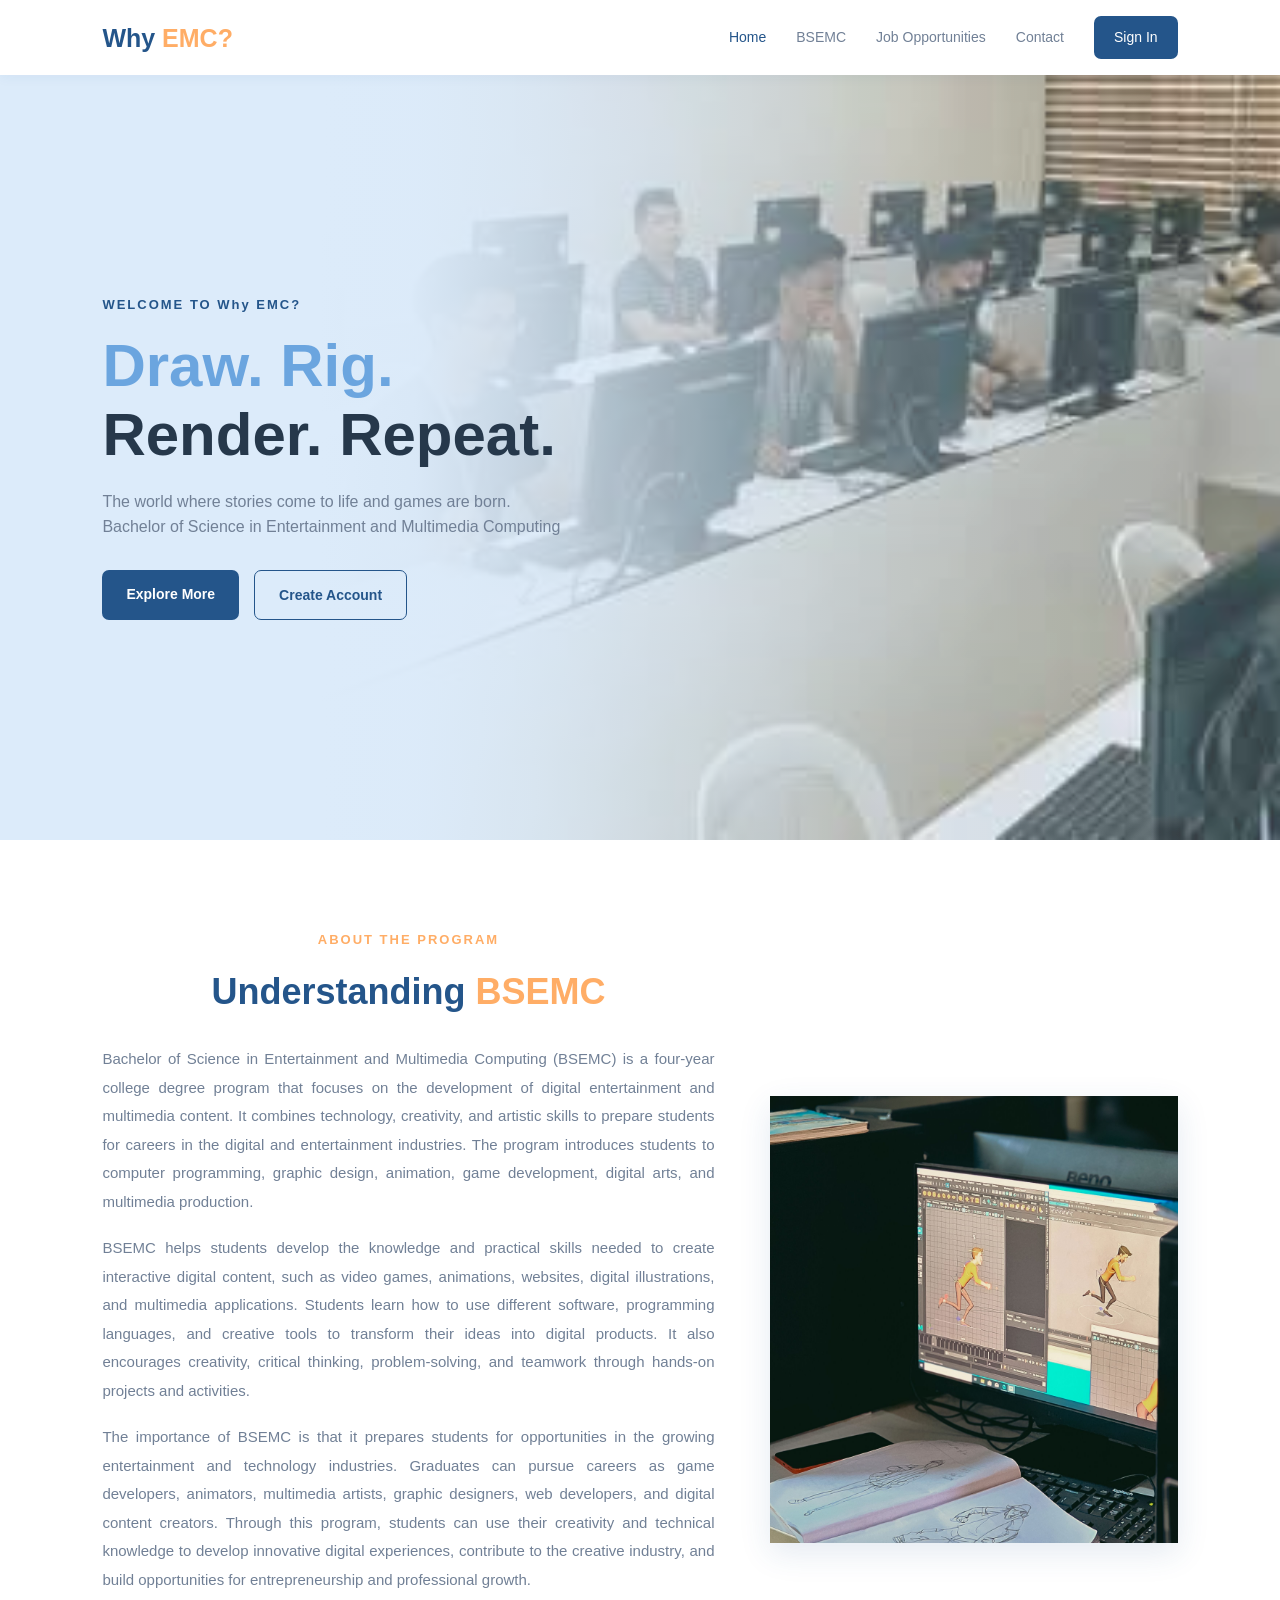
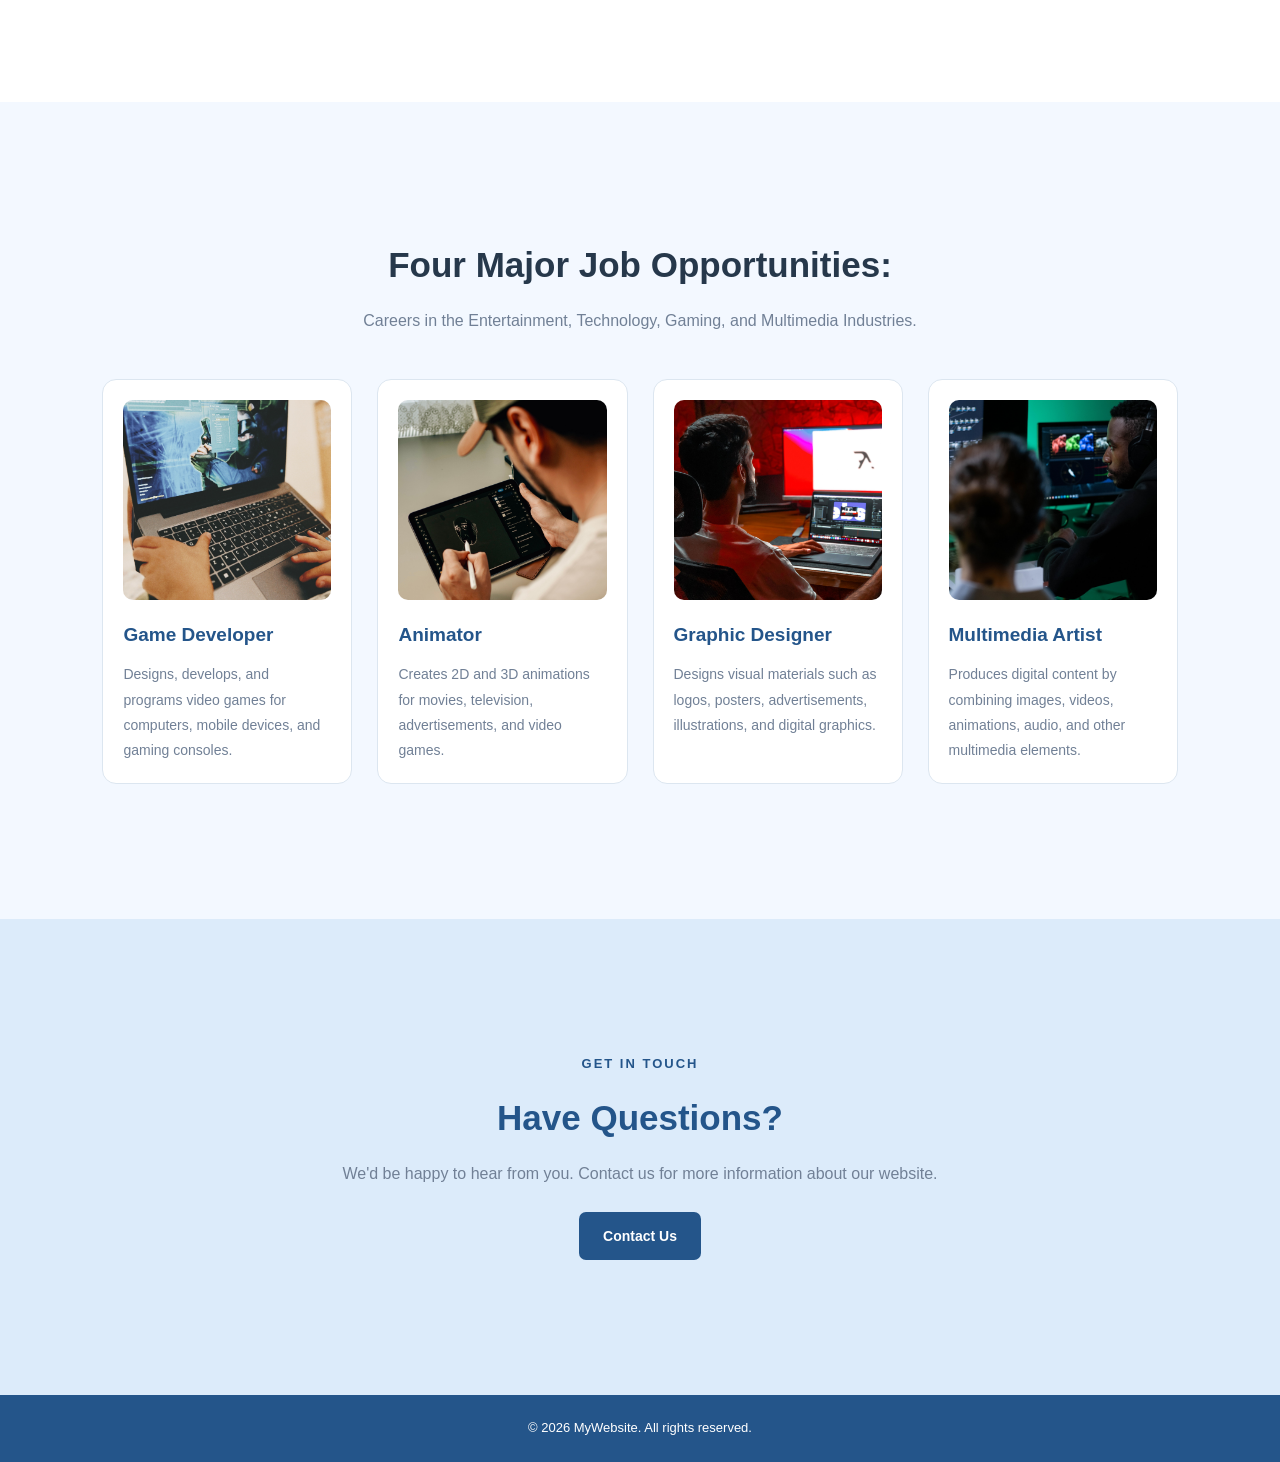
<file: index.html>
<!DOCTYPE html>
<html lang="en">

<head>
    <!-- =====================================
         1. PAGE SETTINGS
    ====================================== -->
    <meta charset="UTF-8">
    <meta name="viewport" content="width=device-width, initial-scale=1.0">

    <!-- EDIT: Website Browser Title -->
    <title>MyWebsite | Welcome</title>

    <!-- CSS FILE -->
    <link rel="stylesheet" href="index.css">
</head>

<body>

    <!-- =====================================
         2. HEADER / WEBSITE NAVIGATION
    ====================================== -->
    <header class="header">

        <!-- EDIT: Website Logo / Name -->
        <a href="#home" class="logo">
            Why    <span>EMC?</span>
        </a>

        <!-- Mobile Menu Button -->
        <button class="menu-toggle" id="menuToggle" aria-label="Toggle navigation">
            ☰
        </button>

        <!-- Navigation Links -->
        <nav class="navbar" id="navbar">

            <a href="#home" class="nav-link active">Home</a>
            <a href="#BSEMC" class="nav-link">BSEMC</a>
            <a href="#services" class="nav-link">Job Opportunities</a>
            <a href="#contact" class="nav-link">Contact</a>

            <!-- Account Navigation -->
            <a href="login_page.html" id="loginLink" class="login-link">
                Sign In
            </a>

            <a href="profile.html" id="profileLink" class="login-link" hidden>
                My Profile
            </a>

        </nav>
    </header>

    <!-- =====================================
         3. MAIN WEBSITE CONTENT
    ====================================== -->
    <main>

    <!-- =====================================
        3.1 HERO SECTION / HOMEPAGE BANNER
    ====================================== -->
    <section class="hero" id="home">

        <!-- LEFT SIDE: HERO TEXT -->
        <div class="hero-content">

            <p class="eyebrow">WELCOME TO Why EMC?</p>

            <h1>
                <span>Draw.</span>
                <span>Rig.</span>
                <br>
                Render.
                Repeat.
            </h1>

            <p class="hero-description">
                The world where stories come to life and games are born.
                <br>
                Bachelor of Science in Entertainment and Multimedia Computing
            </p>

            <div class="hero-buttons">

                <a href="#BSEMC" class="primary-btn">
                    Explore More
                </a>

                <a href="register_page.html"
                class="secondary-btn"
                id="registerLink">
                    Create Account
                </a>

            </div>

        </div>

        <!-- RIGHT SIDE: FULL-HEIGHT IMAGE SLIDESHOW -->
        <div class="hero-visual">

            <div class="hero-slideshow">

                <!-- SLIDE 1 -->
                <div class="slide active">
                    <img src="bsemc-slide1.jpg"
                        alt="Students creating digital artwork">
                </div>

                <!-- SLIDE 2 -->
                <div class="slide">
                    <img src="bsemc-slide2.jpg"
                        alt="BSEMC students">
                </div>

                <!-- SLIDE 3 -->
                <div class="slide">
                    <img src="bsemc-slide3.jpg"
                        alt="Students working in a computer laboratory">
                </div>

                <!-- SLIDE 4 -->
                <div class="slide">
                    <img src="bsemc-slide4.jpg"
                        alt="Students working on digital media">
                </div>


            </div>

        </div>

    </section>

 
    <!-- =====================================
        ABOUT / UNDERSTANDING BSEMC SECTION
    ====================================== -->
    <section class="BSEMC-section" id="BSEMC">

        <div class="BSEMC-container">

            <!-- LEFT: Article Content -->
            <div class="BSEMC-content">

                <p class="BSEMC-label">ABOUT THE PROGRAM</p>

                <!-- EDIT: Section Title -->
                <h2>Understanding <span>BSEMC</span></h2>

                <!-- MOBILE IMAGE: Appears below the heading -->
                <div class="BSEMC-mobile-image">
                    <img src="bsemc-about.jpg"
                        alt="Entertainment and multimedia computing">
                </div>

                <!-- EDIT: Article Paragraph 1 -->
                <p>
                    Bachelor of Science in Entertainment and Multimedia Computing (BSEMC)
                    is a four-year college degree program that focuses on the development
                    of digital entertainment and multimedia content. It combines technology,
                    creativity, and artistic skills to prepare students for careers in the
                    digital and entertainment industries. The program introduces students
                    to computer programming, graphic design, animation, game development,
                    digital arts, and multimedia production.
                </p>

                <!-- EDIT: Article Paragraph 2 -->
                <p>
                    BSEMC helps students develop the knowledge and practical skills needed
                    to create interactive digital content, such as video games, animations,
                    websites, digital illustrations, and multimedia applications. Students
                    learn how to use different software, programming languages, and creative
                    tools to transform their ideas into digital products. It also encourages
                    creativity, critical thinking, problem-solving, and teamwork through
                    hands-on projects and activities.
                </p>

                <!-- EDIT: Article Paragraph 3 -->
                <p>
                    The importance of BSEMC is that it prepares students for opportunities
                    in the growing entertainment and technology industries. Graduates can
                    pursue careers as game developers, animators, multimedia artists, graphic
                    designers, web developers, and digital content creators. Through this
                    program, students can use their creativity and technical knowledge to develop
                    innovative digital experiences, contribute to the creative industry, and
                    build opportunities for entrepreneurship and professional growth.
                </p>

            </div>

            <!-- DESKTOP IMAGE: Appears on the right -->
            <div class="BSEMC-image">
                <img src="bsemc-about.jpg"
                    alt="Entertainment and multimedia computing">
            </div>

        </div>

    </section>


        <!-- =====================================
            JOB OPPORTUNITIES
        ====================================== -->
        <section class="services section" id="services">

            <!-- opportunity HEADING -->
            <div class="section-heading">

                <!-- <p class="eyebrow">Job Opportunities</p> -->

                <!-- EDIT: opportunity Heading -->
                <h2>
                    <span>Four Major</span> Job Opportunities:
                </h2>

                <!-- EDIT: opportunity Introduction -->
                <p>
                    Careers in the Entertainment, Technology, 
                    Gaming, and Multimedia Industries.
                </p>

            </div>

            <!-- opportunity / FEATURE CARDS -->
            <div class="services-container">

                <!-- FEATURE 1 -->
                <div class="service-card">
                    <img src="game-developer.jpg"
                        alt="Game Developer"
                        class="job-image">

                    <h3>Game Developer</h3>
                    <p>
                        Designs, develops, and programs video games for
                        computers, mobile devices, and gaming consoles.
                    </p>
                </div>

                <!-- FEATURE 2 -->
                <div class="service-card">
                    <img src="animator.jpg"
                        alt="Animator"
                        class="job-image">

                    <h3>Animator</h3>
                    <p>
                        Creates 2D and 3D animations for movies,
                        television, advertisements, and video games.
                    </p>
                </div>

                <!-- FEATURE 3 -->
                <div class="service-card">
                    <img src="graphic-designer.jpg"
                        alt="Graphic Designer"
                        class="job-image">
                    <h3>Graphic Designer</h3>
                    <p>
                        Designs visual materials such as logos, posters, 
                        advertisements, illustrations, and digital graphics.
                    </p>
                </div>

                <!-- FEATURE 4 -->
                <div class="service-card">
                    <img src="multimedia-artist.jpg"
                        alt="Multimedia Artist"
                        class="job-image">
                    <h3>Multimedia Artist</h3>
                    <p>
                        Produces digital content by combining images, videos, 
                        animations, audio, and other multimedia elements.
                    </p>
                </div>

            </div>

        </section>
        <!-- =====================================
             3.4 CONTACT SECTION
        ====================================== -->
        <section class="contact section" id="contact">

            <div class="contact-content">

                <p class="eyebrow">GET IN TOUCH</p>

                <!-- EDIT: Contact Heading -->
                <h2>Have Questions?</h2>

                <!-- EDIT: Contact Description -->
                <p>
                    We'd be happy to hear from you. Contact us for more
                    information about our website.
                </p>

                <!-- EDIT: Contact Email Address -->
                <a href="mailto:hello@example.com" class="primary-btn">
                    Contact Us
                </a>

            </div>

        </section>

    </main>


    <!-- =====================================
         4. FOOTER SECTION
    ====================================== -->
    <footer class="footer">

        <!-- EDIT: Website Name / Copyright -->
        <p>
            © <span id="currentYear"></span>
            MyWebsite. All rights reserved.
        </p>

    </footer>


    <!-- =====================================
         5. JAVASCRIPT FILE
    ====================================== -->
    <script src="index.js"></script>

</body>
</html>
</file>
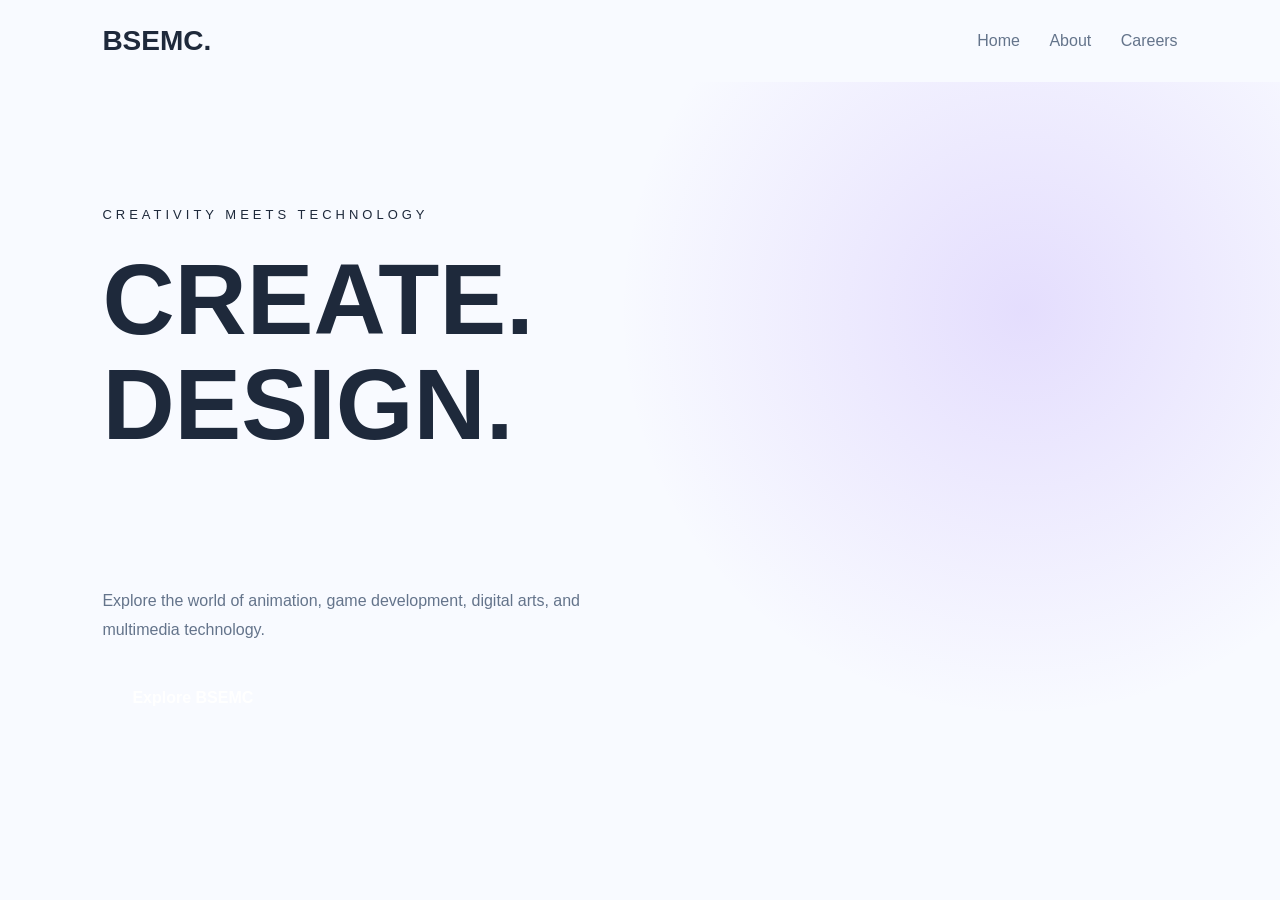
<file: draft/index.html>
<!DOCTYPE html>
<html lang="en">
<head>
    <meta charset="UTF-8">
    <meta name="viewport" content="width=device-width, initial-scale=1.0">
    <title>BSEMC | Create Your Future</title>
    <link rel="stylesheet" href="styles.css">
</head>
<body>

    <nav class="navbar">
        <h2>BSEMC<span>.</span></h2>
        <div class="nav-links">
            <a href="#">Home</a>
            <a href="#about">About</a>
            <a href="#careers">Careers</a>
        </div>
    </nav>

    <section class="hero">
        <p class="tagline">CREATIVITY MEETS TECHNOLOGY</p>

        <h1>
            CREATE.<br>
            DESIGN.<br>
            <span>INNOVATE.</span>
        </h1>

        <p class="description">
            Explore the world of animation, game development,
            digital arts, and multimedia technology.
        </p>

        <a href="#about" class="btn">Explore BSEMC</a>
    </section>

</body>
</html>
</file>
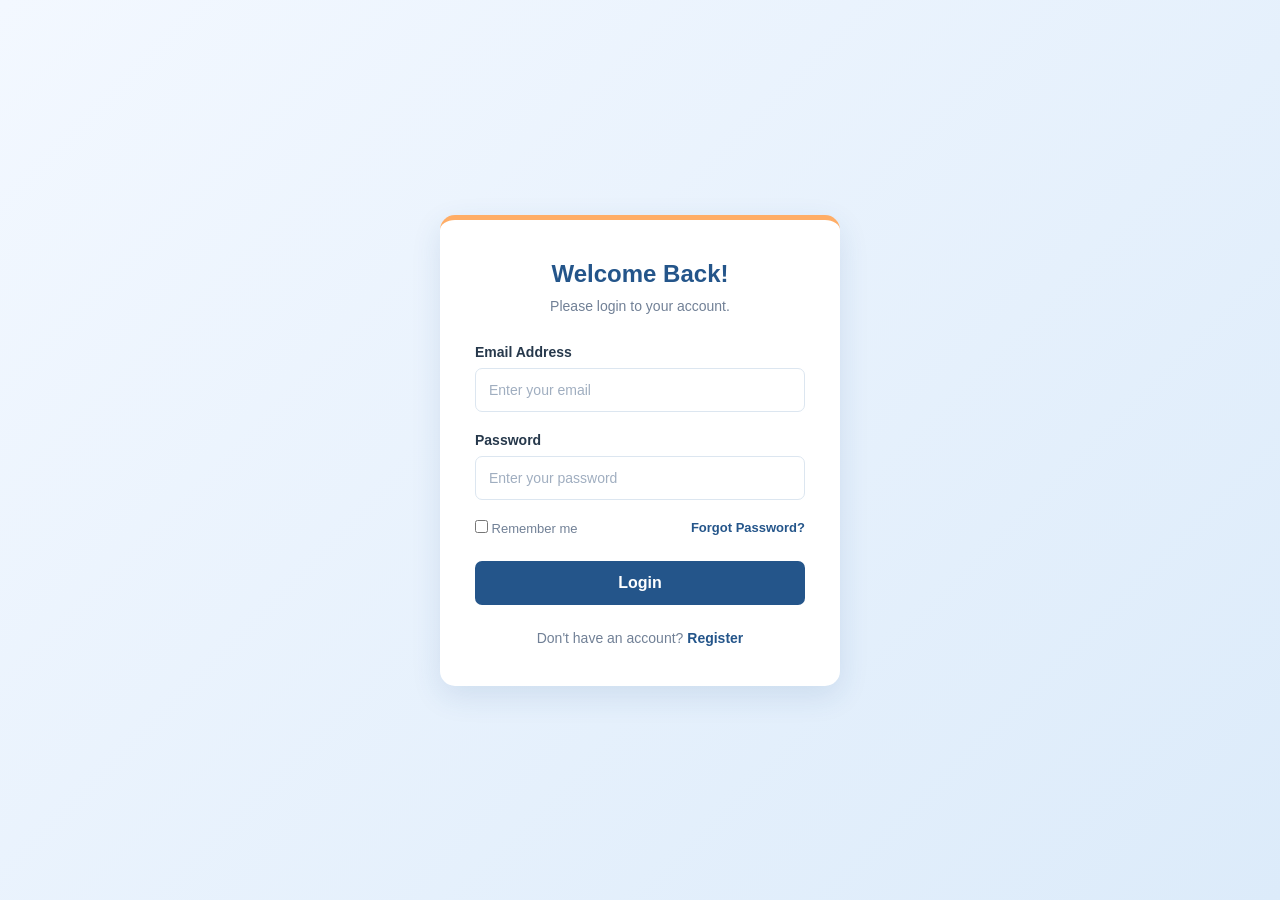
<file: login_page.html>
<!DOCTYPE html>
<html lang="en">

<head>
    <meta charset="UTF-8">
    <meta name="viewport" content="width=device-width, initial-scale=1.0">

    <title>Login | My Website</title>

    <!-- External CSS -->
    <link rel="stylesheet" href="login_page.css">
</head>

<body>

    <main class="login-container">

        <section class="login-box">

            <!-- Header -->
            <header class="login-header">
                <h1>Welcome Back!</h1>
                <p>Please login to your account.</p>
            </header>

            <!-- Login Form -->
            <form id="loginForm">

                <!-- Email -->
                <div class="form-group">
                    <label for="email">Email Address</label>
                    <input
                        type="email"
                        id="email"
                        placeholder="Enter your email"
                        required
                    >
                </div>

                <!-- Password -->
                <div class="form-group">
                    <label for="password">Password</label>
                    <input
                        type="password"
                        id="password"
                        placeholder="Enter your password"
                        required
                    >
                </div>

                <!-- Login Options -->
                <div class="form-options">
                    <label>
                        <input type="checkbox" id="remember">
                        Remember me
                    </label>

                    <a href="#">Forgot Password?</a>
                </div>

                <!-- Submit Button -->
                <button type="submit" class="login-button">
                    Login
                </button>

                <!-- Feedback Message -->
                <p id="message" class="message"></p>

            </form>

            <!-- Register Link -->
            <footer class="login-footer">
                <p>
                    Don't have an account?
                    <a href="register_page.html">Register</a>
                </p>
            </footer>

        </section>

    </main>

    <!-- External JavaScript -->
    <script src="login_page.js"></script>

</body>
</html>
</file>
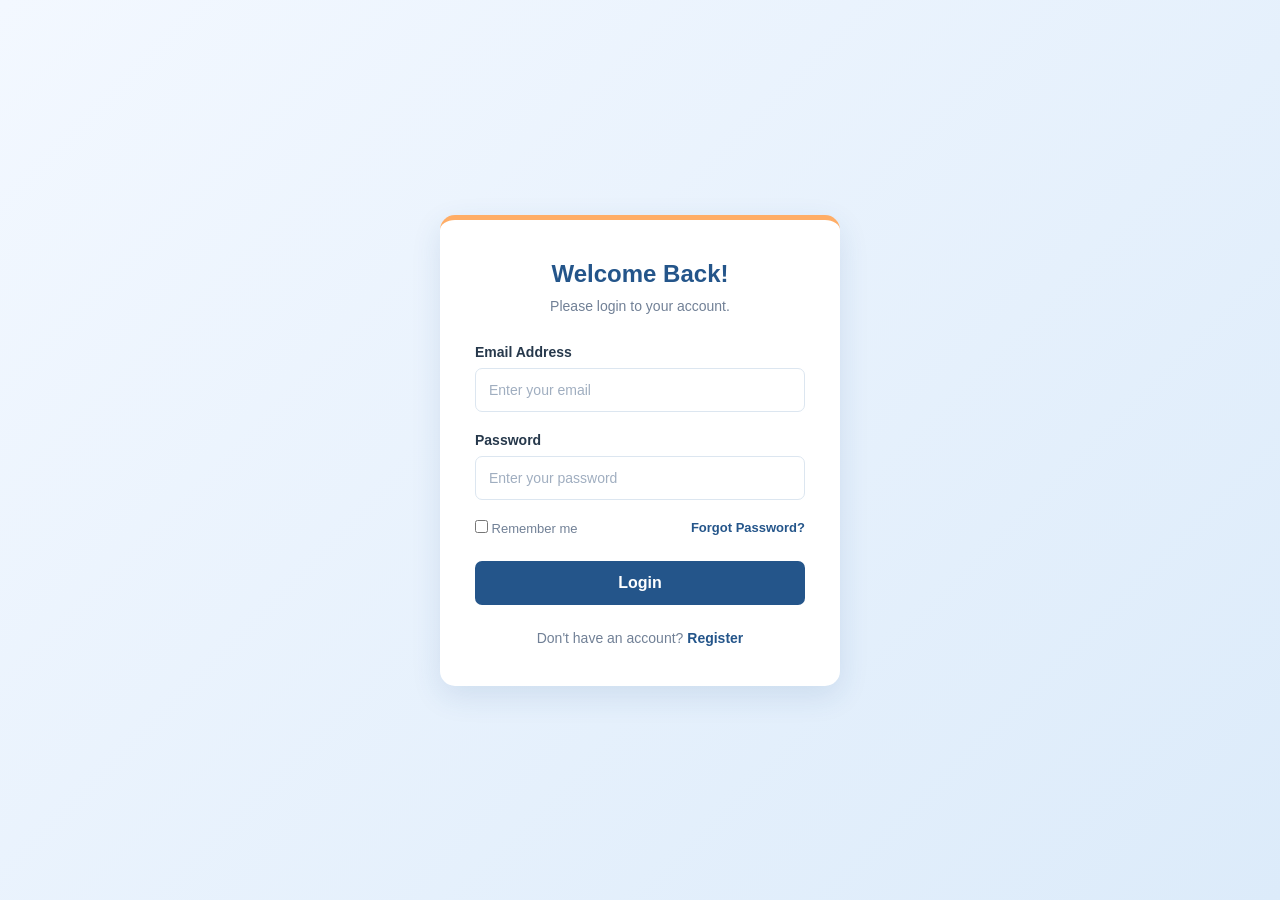
<file: profile.html>
<!DOCTYPE html>
<html lang="en">

<head>
    <meta charset="UTF-8">
    <meta name="viewport" content="width=device-width, initial-scale=1.0">

    <title>My Profile | MyWebsite</title>

    <link rel="stylesheet" href="profile.css">
</head>

<body>

    <!-- PROFILE NAVIGATION -->
    <header class="profile-navbar">

        <a href="index.html" class="logo">
            MyWebsite
        </a>

        <a href="index.html" class="back-link">
            Back to Home
        </a>

    </header>


    <!-- PROFILE CONTENT -->
    <main class="profile-container">

        <section class="profile-card">

            <div class="profile-heading">
                <div class="profile-avatar" id="profileAvatar">
                    U
                </div>

                <h1 id="profileName">User Name</h1>

                <p id="profileEmail">user@email.com</p>

                <span class="account-status">
                    Active Account
                </span>
            </div>


            <!-- PERSONAL INFORMATION -->
            <div class="profile-information">

                <h2>Personal Information</h2>

                <div class="info-group">
                    <label>Full Name</label>
                    <p id="detailName">-</p>
                </div>

                <div class="info-group">
                    <label>Email Address</label>
                    <p id="detailEmail">-</p>
                </div>

                <div class="info-group">
                    <label>Username</label>
                    <p id="detailUsername">-</p>
                </div>

                <div class="info-group">
                    <label>Account Type</label>
                    <p id="accountType">Registered User</p>
                </div>

            </div>


            <!-- PROFILE ACTIONS -->
            <div class="profile-actions">

                <a href="index.html" class="home-button">
                    Return to Homepage
                </a>

                <button id="logoutBtn" class="logout-button">
                    Logout
                </button>

            </div>

        </section>

    </main>

    <script src="profile.js"></script>

</body>
</html>
</file>
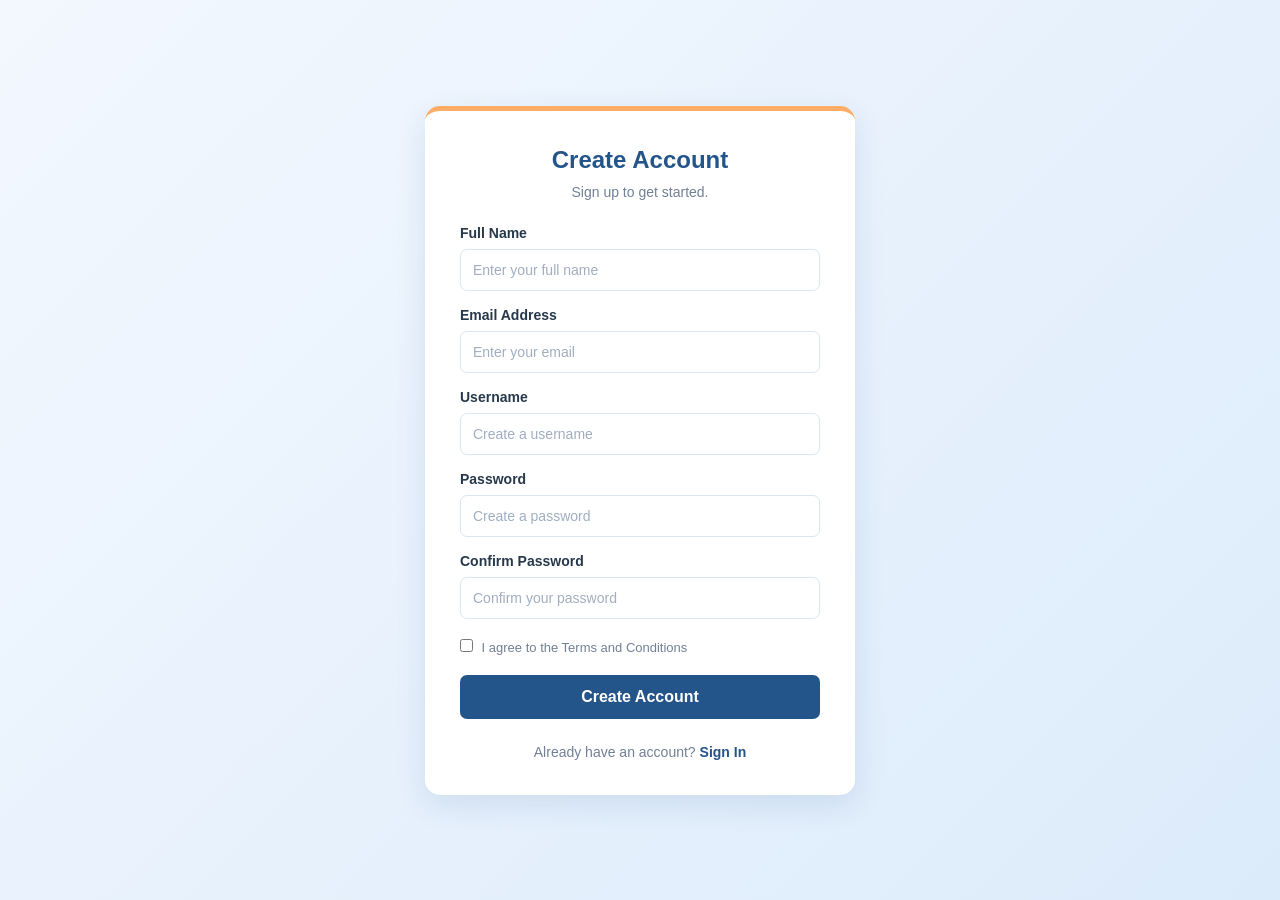
<file: register_page.html>
<!DOCTYPE html>
<html lang="en">

<head>
    <meta charset="UTF-8">
    <meta name="viewport" content="width=device-width, initial-scale=1.0">

    <title>Sign Up | My Website</title>

    <link rel="stylesheet" href="register_page.css">
</head>

<body>

    <main class="register-container">

        <section class="register-box">

            <!-- Header -->
            <header class="register-header">
                <h1>Create Account</h1>
                <p>Sign up to get started.</p>
            </header>

            <!-- Registration Form -->
            <form id="registerForm">

                <div class="form-group">
                    <label for="fullname">Full Name</label>
                    <input
                        type="text"
                        id="fullname"
                        placeholder="Enter your full name"
                        required
                    >
                </div>

                <div class="form-group">
                    <label for="email">Email Address</label>
                    <input
                        type="email"
                        id="email"
                        placeholder="Enter your email"
                        required
                    >
                </div>

                <div class="form-group">
                    <label for="username">Username</label>
                    <input
                        type="text"
                        id="username"
                        placeholder="Create a username"
                        required
                    >
                </div>

                <div class="form-group">
                    <label for="password">Password</label>
                    <input
                        type="password"
                        id="password"
                        placeholder="Create a password"
                        minlength="8"
                        required
                    >
                </div>

                <div class="form-group">
                    <label for="confirmPassword">Confirm Password</label>
                    <input
                        type="password"
                        id="confirmPassword"
                        placeholder="Confirm your password"
                        required
                    >
                </div>

                <!-- Terms and Conditions -->
                <div class="form-options">
                    <label>
                        <input type="checkbox" id="terms" required>
                        I agree to the Terms and Conditions
                    </label>
                </div>

                <!-- Submit Button -->
                <button type="submit" class="register-button">
                    Create Account
                </button>

                <!-- Feedback -->
                <p id="message"></p>

            </form>

            <!-- Login Link -->
            <footer class="register-footer">
                <p>
                    Already have an account?
                    <a href="login_page.html">Sign In</a>
                </p>
            </footer>

        </section>

    </main>

    <script src="register_page.js"></script>

</body>
</html>
</file>
<file: index.css>
/* =========================================
   1. GLOBAL STYLES
========================================= */

* {
    margin: 0;
    padding: 0;
    box-sizing: border-box;
    font-family: Arial, sans-serif;
}

html {
    scroll-behavior: smooth;
}

#home {
    scroll-margin-top: 75px;
}

:root {
    --bg-color: #F3F8FF;
    --surface-color: #FFFFFF;
    --soft-blue: #DCEBFA;
    --primary-blue: #6BA5DF;
    --dark-blue: #24558A;
    --orange: #FFAD66;
    --text-color: #26384B;
    --muted-color: #718096;
    --border-color: #DCE6F0;

    /* HERO BACKGROUND: one consistent color */
    --hero-background: #DCEBFA;
}

body {
    background: var(--bg-color);
    color: var(--text-color);
    line-height: 1.6;
}

a {
    text-decoration: none;
}


/* =========================================
   2. HEADER AND NAVIGATION
========================================= */

.header {
    width: 100%;
    min-height: 75px;
    padding: 15px 8%;
    background: var(--surface-color);
    display: flex;
    justify-content: space-between;
    align-items: center;
    position: sticky;
    top: 0;
    z-index: 1000;
    box-shadow: 0 2px 12px rgba(36, 85, 138, 0.06);
}

.logo {
    font-size: 25px;
    font-weight: bold;
    color: var(--dark-blue);
}

.logo span {
    color: var(--orange);
}

.navbar {
    display: flex;
    align-items: center;
    gap: 30px;
}

.nav-link {
    color: var(--muted-color);
    font-size: 14px;
    transition: 0.3s;
}

.nav-link:hover,
.nav-link.active {
    color: var(--dark-blue);
}

.login-link {
    background: var(--dark-blue);
    color: white;
    padding: 10px 20px;
    border-radius: 7px;
    font-size: 14px;
    transition: 0.3s;
}

.login-link:hover {
    background: #183F6B;
}

.login-link[hidden] {
    display: none;
}

.menu-toggle {
    display: none;
    background: none;
    border: none;
    color: var(--dark-blue);
    font-size: 26px;
    cursor: pointer;
}


/* =========================================
   3. HERO SECTION
========================================= */

.hero {
    min-height: 85vh;
    position: relative;
    display: flex;
    align-items: center;
    padding: 0 8%;

    /* Same color across the entire hero */
    background: var(--hero-background);

    overflow: hidden;
}

/* =====================================
   3.1 HERO TEXT CONTENT
===================================== */

.hero-content {
    width: 52%;
    max-width: 650px;
    padding: 80px 0;
    position: relative;
    z-index: 3;
}

.eyebrow {
    color: var(--dark-blue);
    font-size: 13px;
    font-weight: bold;
    letter-spacing: 2px;
    margin-bottom: 15px;
}

.hero h1 {
    font-size: clamp(38px, 5vw, 60px);
    line-height: 1.15;
    margin-bottom: 20px;
}

.hero h1 span {
    color: var(--primary-blue);
}

.hero-description {
    color: var(--muted-color);
    max-width: 500px;
    margin-bottom: 30px;
}

.hero-buttons {
    display: flex;
    gap: 15px;
    flex-wrap: wrap;
}


/* =====================================
   3.2 HERO BUTTONS
===================================== */

.primary-btn,
.secondary-btn {
    display: inline-block;
    padding: 13px 24px;
    border-radius: 7px;
    font-size: 14px;
    font-weight: bold;
    transition: 0.3s;
}

.primary-btn {
    background: var(--dark-blue);
    color: white;
}

.primary-btn:hover {
    background: #183F6B;
    transform: translateY(-3px);
}

.secondary-btn {
    border: 1px solid var(--dark-blue);
    color: var(--dark-blue);
}

.secondary-btn:hover {
    background: var(--soft-blue);
}


/* =====================================
   3.3 HERO SLIDESHOW
   Covers 75% of the hero section
===================================== */

.hero-visual {
    position: absolute;
    top: 0;
    right: 0;

    width: 75%;
    height: 100%;

    overflow: hidden;
    z-index: 1;
}

.hero-slideshow {
    position: absolute;
    inset: 0;

    width: 100%;
    height: 100%;

    overflow: hidden;

    /* Same color as the hero background */
    background: var(--hero-background);

    border: none;
    border-radius: 0;
    box-shadow: none;
}


/* =====================================
   INDIVIDUAL SLIDES
===================================== */

.slide {
    position: absolute;
    inset: 0;

    width: 100%;
    height: 100%;

    opacity: 0;
    visibility: hidden;

    transition:
        opacity 1.5s ease-in-out,
        visibility 1.5s ease-in-out;
}

.slide.active {
    opacity: 1;
    visibility: visible;
}


/* =====================================
   SLIDESHOW IMAGES
   75% opacity = 25% transparency
===================================== */

.slide img {
    display: block;

    width: 100%;
    height: 100%;

    object-fit: cover;
    object-position: center;

    opacity: 0.75;
}


/* =====================================
   3.4 GRADIENT TRANSITION
   Uses the exact hero background color
===================================== */

.hero-slideshow::after {
    content: "";
    position: absolute;
    inset: 0;

    z-index: 2;
    pointer-events: none;

    background: linear-gradient(
        90deg,
        var(--hero-background) 0%,
        rgba(220, 235, 250, 0.98) 10%,
        rgba(220, 235, 250, 0.85) 22%,
        rgba(220, 235, 250, 0.60) 38%,
        rgba(220, 235, 250, 0.30) 55%,
        rgba(220, 235, 250, 0.10) 72%,
        transparent 90%
    );
}


/* =====================================
   3.5 SLIDESHOW INDICATORS
===================================== */

.slide-indicators {
    position: absolute;
    z-index: 5;

    bottom: 30px;
    left: 50%;

    transform: translateX(-50%);

    display: flex;
    align-items: center;
    gap: 10px;
}

.indicator {
    width: 9px;
    height: 9px;

    border-radius: 20px;

    background: rgba(255, 255, 255, 0.75);

    transition: all 0.4s ease;
}

.indicator.active {
    width: 25px;
    background: var(--orange);
}


/* =========================================
   4. GENERAL SECTIONS
========================================= */

.section {
    padding: 135px 8%;
}

.section-heading {
    max-width: 650px;
    margin: 0 auto 45px;
    text-align: center;
}

.section-heading h2 {
    font-size: 35px;
    margin-bottom: 15px;
}

.section-heading > p:last-child {
    color: var(--muted-color);
}


/* =====================================
   5. ABOUT / UNDERSTANDING BSEMC
===================================== */

.BSEMC-section {
    padding: 90px 8%;
    background: #FFFFFF;
}

.BSEMC-container {
    display: grid;
    grid-template-columns: 1.2fr 0.8fr;
    align-items: center;
    gap: 55px;

    max-width: 1200px;
    margin: auto;
}

.BSEMC-content {
    width: 100%;
}

.BSEMC-label {
    color: var(--orange);
    font-size: 13px;
    font-weight: 700;
    letter-spacing: 2px;
    margin-bottom: 12px;
}

.BSEMC-content h2 {
    color: var(--dark-blue);
    font-size: 36px;
    margin-bottom: 25px;
}

.BSEMC-content h2 span {
    color: var(--orange);
}

.BSEMC-content p:not(.BSEMC-label) {
    color: var(--muted-color);
    font-size: 15px;
    line-height: 1.9;
    margin-bottom: 18px;
    text-align: justify;
}


/* =========================================
   ABOUT SECTION IMAGES
========================================= */

/* Mobile image is hidden on desktop */
.BSEMC-mobile-image {
    display: none;
}

/* Desktop image */
.BSEMC-image img {
    width: 100%;
    height: 447px;
    object-fit: cover;
    border-radius: 0;
    box-shadow: 0 10px 30px rgba(36, 85, 138, 0.12);
    transform: translateY(52px);
}


.BSEMC-label,
.BSEMC-content h2 {
    text-align: center;
}


/* =====================================
   6. opportunities / FEATURE CARDS
===================================== */

.services-container {
    display: grid;
    grid-template-columns: repeat(4, 1fr);
    gap: 25px;

    max-width: 1200px;
    margin: 45px auto 0;
}

.service-card {
    background: #FFFFFF;
    padding: 30px 25px;

    border: 1px solid var(--border-color);
    border-radius: 14px;

    transition: 0.3s ease;
}

.service-card:hover {
    transform: translateY(-8px);
    box-shadow: 0 12px 30px rgba(36, 85, 138, 0.12);
    border-color: var(--primary-blue);
}

/* =========================================
   JOB OPPORTUNITY CARD IMAGES
========================================= */

.job-image {
    width: 100%;
    height: 200px;

    display: block;
    object-fit: cover;
    object-position: center;

    border-radius: 10px;
    margin-bottom: 20px;

    transition: transform 0.4s ease;
}

.service-card {
    background: #FFFFFF;
    padding: 20px;

    border: 1px solid var(--border-color);
    border-radius: 14px;

    overflow: hidden;
    transition: 0.3s ease;
}

.service-card:hover {
    transform: translateY(-8px);
    box-shadow: 0 12px 30px rgba(36, 85, 138, 0.12);
    border-color: var(--primary-blue);
}

.service-card:hover .job-image {
    transform: scale(1.03);
}

.service-card h3 {
    color: var(--dark-blue);
    font-size: 19px;
    margin-bottom: 12px;
}

.service-card p {
    color: var(--muted-color);
    font-size: 14px;
    line-height: 1.8;
}

.service-card h3 {
    color: var(--dark-blue);
    font-size: 19px;
    margin-bottom: 12px;
}

.service-card p {
    color: var(--muted-color);
    font-size: 14px;
    line-height: 1.8;
}


/* =========================================
   7. CONTACT SECTION
========================================= */

.contact {
    background: var(--soft-blue);
    text-align: center;
}

.contact-content {
    max-width: 600px;
    margin: auto;
}

.contact h2 {
    font-size: 35px;
    margin-bottom: 15px;
    color: var(--dark-blue);
}

.contact-content > p:not(.eyebrow) {
    color: var(--muted-color);
    margin-bottom: 25px;
}


/* =========================================
   8. FOOTER
========================================= */

.footer {
    padding: 23px 8%;
    background: var(--dark-blue);
    color: white;
    text-align: center;
    font-size: 13px;
}


/* =========================================
   9. TABLET RESPONSIVE DESIGN
========================================= */

@media (max-width: 1000px) {

    .services-container {
        grid-template-columns: repeat(2, 1fr);
    }

}


@media (max-width: 850px) {

    /* Header */
    .header {
        padding: 15px 5%;
    }

    /* Hero layout */
    .hero {
        min-height: auto;

        display: flex;
        flex-direction: column;

        align-items: center;
        text-align: center;

        padding: 55px 5% 0;
        gap: 20px;

        background: var(--hero-background);
    }

    .hero-content {
        width: 100%;
        max-width: 650px;
        padding: 25px 0 35px;
    }

    .hero-description {
        margin-left: auto;
        margin-right: auto;
    }

    .hero-buttons {
        justify-content: center;
    }

    /* Slideshow below the text */
    .hero-visual {
        position: relative;

        top: auto;
        right: auto;

        width: 100%;
        height: 400px;
        min-height: 400px;

        margin: 0;
    }

    /* Mobile gradient uses the same background color */
    .hero-slideshow::after {
        background: linear-gradient(
            180deg,
            var(--hero-background) 0%,
            rgba(220, 235, 250, 0.85) 12%,
            rgba(220, 235, 250, 0.45) 28%,
            transparent 55%
        );
    }

    /* General sections */
    .section {
        padding: 70px 5%;
    }

    /* About section */
    
/* =========================================
   ABOUT SECTION - MOBILE LAYOUT
========================================= */

    .BSEMC-container {
        grid-template-columns: 1fr;
        gap: 0;
    }

    .BSEMC-content {
        width: 100%;
    }

    /* Hide the desktop image */
    .BSEMC-image {
        display: none;
    }

    /* Show image immediately below the heading */
    .BSEMC-mobile-image {
        display: block;
        width: 100%;
        margin: 0 0 25px;
    }

    .BSEMC-mobile-image img {
        display: block;
        width: 100%;
        height: 280px;
        object-fit: cover;
        object-position: center;
        border-radius: 0px;
        box-shadow: 0 8px 24px rgba(36, 85, 138, 0.12);
    }

    .BSEMC-content h2 {
        font-size: 30px;
        margin-bottom: 20px;
    }

}


/* =========================================
   10. MOBILE RESPONSIVE DESIGN
========================================= */

@media (max-width: 650px) {

    /* Mobile menu button */
    .menu-toggle {
        display: block;
    }

    /* Mobile navigation */
    .navbar {
        display: none;

        position: absolute;
        top: 75px;
        left: 0;

        width: 100%;
        padding: 20px;

        background: var(--surface-color);

        flex-direction: column;
        align-items: stretch;
        gap: 18px;

        box-shadow: 0 8px 15px rgba(36, 85, 138, 0.08);
    }

    .navbar.show {
        display: flex;
    }

    .navbar .login-link {
        text-align: center;
    }

    /* Feature cards */
    .services-container {
        grid-template-columns: 1fr;
    }

    /* Section headings */
    .section-heading h2,
    .contact h2 {
        font-size: 29px;
    }

    /* Hero heading */
    .hero h1 {
        font-size: 39px;
    }

    /* Hero slideshow */
    .hero-visual {
        height: 320px;
        min-height: 320px;
    }

    /* About image */
    .BSEMC-image img {
        height: 250px;
    }

}


/* =========================================
   MOBILE HERO SLIDESHOW
========================================= */

@media (max-width: 850px) {

    .hero {
        min-height: auto;
        display: flex;
        flex-direction: column;
        align-items: center;
        text-align: center;
        padding: 55px 5% 0;
        gap: 20px;
        background: var(--hero-background);
    }

    .hero-content {
        width: 100%;
        max-width: 650px;
        padding: 25px 0 35px;
    }

    .hero-description {
        margin-left: auto;
        margin-right: auto;
    }

    .hero-buttons {
        justify-content: center;
    }

    /* Full-width slideshow */
    .hero-visual {
        position: relative;
        width: calc(100% + 10vw);
        height: 420px;
        min-height: 420px;
        margin-left: -5vw;
        margin-right: -5vw;
        overflow: hidden;
    }

    .hero-slideshow {
        position: absolute;
        inset: 0;
        width: 100%;
        height: 100%;
    }

    /* Fill the entire slideshow area
    This is the tablet slideshow area */
    .slide img {
        width: 100%;
        height: 100%;
        display: block;
        object-fit: cover;
        object-position: center;
        opacity: 0.75;
    }

    /* Keep a subtle transition at the top */
    .hero-slideshow::after {
        background: linear-gradient(
            180deg,
            var(--hero-background) 0%,
            rgba(220, 235, 250, 0.65) 8%,
            rgba(220, 235, 250, 0.15) 20%,
            transparent 35%
        );
    }
}


/* =========================================
   SMALL MOBILE SCREENS
========================================= */

@media (max-width: 650px) {

    .hero h1 {
        font-size: 39px;
    }

    .hero-visual {
        width: calc(100% + 10vw);
        height: 350px;
        min-height: 350px;
        margin-left: -5vw;
        margin-right: -5vw;
    }

    .slide img {
        object-fit: cover;
        object-position: center;
        opacity: 0.75;
    }

}
</file>
<file: draft/styles.css>
/* Colors */
:root {
    --bg-primary: #F8FAFF;
    --bg-secondary: #EDE9FE;
    --bg-accent: #C7D2FE;

    --primary: #7C3AED;
    --secondary: #38BDF8;

    --text-primary: #1E293B;
    --text-secondary: #64748B;

    --gradient: linear-gradient(
        135deg,
        #7C3AED,
        #38BDF8
    );

    --card-bg: #FFFFFF;
    --border-color: #E2E8F0;
}

/* Navigation bar */
* {
    margin: 0;
    padding: 0;
    box-sizing: border-box;
    scroll-behavior: smooth;
}

body {
    background: var(--bg-primary);
    color: var(--text-primary);
    font-family: 'Poppins', sans-serif;
}

.navbar {
    display: flex;
    justify-content: space-between;
    align-items: center;
    padding: 25px 8%;
    background: var(--bg-primary);
}

.navbar h2 {
    font-size: 28px;
}

.navbar h2 span {
    color: var(--accent-purple);
}

.nav-links a {
    color: var(--text-secondary);
    text-decoration: none;
    margin-left: 25px;
    transition: 0.3s;
}

.nav-links a:hover {
    color: var(--accent-cyan);
}

.hero {
    min-height: 85vh;
    padding: 100px 8%;
    display: flex;
    flex-direction: column;
    justify-content: center;
    background:
        radial-gradient(
            circle at 80% 30%,
            rgba(139,92,246,0.18),
            transparent 35%
        ),
        var(--bg-primary);
}

.tagline {
    color: var(--accent-cyan);
    letter-spacing: 4px;
    font-size: 13px;
}

.hero h1 {
    font-size: clamp(55px, 9vw, 100px);
    line-height: 1.05;
    margin: 25px 0;
}

.hero h1 span {
    background: var(--gradient-main);
    -webkit-background-clip: text;
    background-clip: text;
    color: transparent;
}

.description {
    color: var(--text-secondary);
    max-width: 500px;
    line-height: 1.8;
    margin-bottom: 30px;
}

.btn {
    background: var(--gradient-main);
    color: white;
    padding: 15px 30px;
    border-radius: 8px;
    text-decoration: none;
    font-weight: bold;
    width: fit-content;
    transition: 0.3s;
}

.btn:hover {
    transform: translateY(-4px);
    box-shadow: var(--glow-purple);
}
</file>
<file: login_page.css>
/* =========================================
   1. GLOBAL STYLES
========================================= */

* {
    margin: 0;
    padding: 0;
    box-sizing: border-box;
    font-family: Arial, sans-serif;
}

:root {
    --bg-color: #F3F8FF;
    --surface-color: #FFFFFF;
    --soft-blue: #DCEBFA;
    --primary-blue: #6BA5DF;
    --dark-blue: #24558A;
    --orange: #FFAD66;
    --text-color: #26384B;
    --muted-color: #718096;
    --border-color: #DCE6F0;
}

body {
    min-height: 100vh;
    background: linear-gradient(135deg, #F3F8FF, #DCEBFA);
    color: var(--text-color);
    display: flex;
    justify-content: center;
    align-items: center;
}

/* =========================================
   2. LOGIN CONTAINER
========================================= */

.login-container {
    width: 100%;
    padding: 20px;
}

.login-box {
    width: 100%;
    max-width: 400px;
    margin: auto;
    padding: 40px 35px;
    background: var(--surface-color);
    border-radius: 15px;
    border-top: 5px solid var(--orange);
    box-shadow: 0 10px 30px rgba(36, 85, 138, 0.12);
}

/* =========================================
   3. LOGIN HEADER
========================================= */

.login-header {
    text-align: center;
    margin-bottom: 30px;
}

.login-header h1 {
    color: var(--dark-blue);
    margin-bottom: 10px;
}

.login-header p {
    color: var(--muted-color);
    font-size: 14px;
}

/* =========================================
   4. FORM INPUTS
========================================= */

.form-group {
    margin-bottom: 20px;
}

.form-group label {
    display: block;
    margin-bottom: 8px;
    color: var(--text-color);
    font-weight: bold;
    font-size: 14px;
}

.form-group input {
    width: 100%;
    padding: 13px;
    border: 1px solid var(--border-color);
    border-radius: 7px;
    outline: none;
    background: #FFFFFF;
    color: var(--text-color);
    font-size: 14px;
    transition: 0.3s;
}

.form-group input:focus {
    border-color: var(--primary-blue);
    box-shadow: 0 0 0 3px rgba(107, 165, 223, 0.15);
}

.form-group input::placeholder {
    color: #A0AEC0;
}

/* =========================================
   5. FORM OPTIONS
========================================= */

.form-options {
    display: flex;
    justify-content: space-between;
    align-items: center;
    margin-bottom: 25px;
    font-size: 13px;
    color: var(--muted-color);
}

.form-options a,
.login-footer a {
    color: var(--dark-blue);
    text-decoration: none;
    font-weight: 600;
}

.form-options a:hover,
.login-footer a:hover {
    color: #183F6B;
    text-decoration: underline;
}

/* =========================================
   6. LOGIN BUTTON
========================================= */

.login-button {
    width: 100%;
    padding: 13px;
    background: var(--dark-blue);
    color: #FFFFFF;
    border: none;
    border-radius: 7px;
    font-size: 16px;
    font-weight: bold;
    cursor: pointer;
    transition: 0.3s;
}

.login-button:hover {
    background: #183F6B;
    transform: translateY(-2px);
}

/* =========================================
   7. FEEDBACK MESSAGE
========================================= */

#message {
    margin-top: 15px;
    text-align: center;
    font-size: 14px;
}

.message {
    margin-top: 15px;
    padding: 12px;
    border-radius: 7px;
    text-align: center;
    font-size: 14px;
    display: none;
}

.message.success {
    display: block;
    background: #E4F5EA;
    color: #276749;
}

.message.error {
    display: block;
    background: #FDECEC;
    color: #B83232;
}

/* =========================================
   8. LOGIN FOOTER
========================================= */

.login-footer {
    margin-top: 25px;
    text-align: center;
    color: var(--muted-color);
    font-size: 14px;
}

/* =========================================
   9. RESPONSIVE DESIGN
========================================= */

@media (max-width: 480px) {
    .login-box {
        padding: 30px 20px;
    }

    .form-options {
        font-size: 12px;
    }
}
</file>
<file: profile.css>
/* =========================================
   1. GLOBAL STYLES
========================================= */

* {
    margin: 0;
    padding: 0;
    box-sizing: border-box;
    font-family: Arial, sans-serif;
}

:root {
    --bg-color: #F3F8FF;
    --surface-color: #FFFFFF;
    --soft-blue: #DCEBFA;
    --primary-blue: #6BA5DF;
    --dark-blue: #24558A;
    --orange: #FFAD66;
    --text-color: #26384B;
    --muted-color: #718096;
    --border-color: #DCE6F0;
}

body {
    min-height: 100vh;
    background: var(--bg-color);
    color: var(--text-color);
}

/* =========================================
   2. NAVIGATION
========================================= */

.profile-navbar {
    background: var(--surface-color);
    padding: 20px 7%;
    display: flex;
    justify-content: space-between;
    align-items: center;
    box-shadow: 0 2px 10px rgba(36, 85, 138, 0.06);
}

.logo {
    color: var(--dark-blue);
    font-size: 22px;
    font-weight: bold;
    text-decoration: none;
}

.back-link {
    color: var(--dark-blue);
    text-decoration: none;
    transition: 0.3s;
}

.back-link:hover {
    color: var(--primary-blue);
}

/* =========================================
   3. PROFILE CONTAINER
========================================= */

.profile-container {
    min-height: calc(100vh - 70px);
    display: flex;
    justify-content: center;
    align-items: center;
    padding: 30px 20px;
}

/* =========================================
   4. PROFILE CARD
========================================= */

.profile-card {
    width: 100%;
    max-width: 600px;
    padding: 35px;
    background: var(--surface-color);
    border-radius: 15px;
    border-top: 5px solid var(--orange);
    box-shadow: 0 8px 25px rgba(36, 85, 138, 0.08);
}

/* =========================================
   5. PROFILE HEADING
========================================= */

.profile-heading {
    text-align: center;
    padding-bottom: 25px;
    border-bottom: 1px solid var(--border-color);
}

.profile-avatar {
    width: 90px;
    height: 90px;
    margin: 0 auto 15px;
    display: flex;
    justify-content: center;
    align-items: center;
    background: var(--dark-blue);
    color: #FFFFFF;
    border: 4px solid var(--soft-blue);
    border-bottom-color: var(--orange);
    border-radius: 50%;
    font-size: 35px;
    font-weight: bold;
}

.profile-heading h1 {
    margin-bottom: 7px;
    color: var(--dark-blue);
}

.profile-heading p {
    color: var(--muted-color);
    margin-bottom: 12px;
}

.account-status {
    display: inline-block;
    padding: 7px 15px;
    background: #E4F5EA;
    color: #276749;
    border-radius: 20px;
    font-size: 12px;
}

/* =========================================
   6. PERSONAL INFORMATION
========================================= */

.profile-information {
    padding: 25px 0;
}

.profile-information h2 {
    font-size: 19px;
    margin-bottom: 20px;
    color: var(--dark-blue);
}

.info-group {
    margin-bottom: 20px;
}

.info-group label {
    display: block;
    color: var(--muted-color);
    font-size: 13px;
    margin-bottom: 7px;
}

.info-group p {
    font-weight: bold;
    color: var(--text-color);
    overflow-wrap: anywhere;
}

/* =========================================
   7. PROFILE ACTIONS
========================================= */

.profile-actions {
    display: flex;
    gap: 12px;
    padding-top: 20px;
    border-top: 1px solid var(--border-color);
}

.home-button,
.logout-button {
    flex: 1;
    padding: 13px;
    border: none;
    border-radius: 7px;
    text-align: center;
    text-decoration: none;
    font-size: 14px;
    cursor: pointer;
    transition: 0.3s;
}

.home-button {
    background: var(--dark-blue);
    color: #FFFFFF;
}

.home-button:hover {
    background: #183F6B;
}

.logout-button {
    background: #FFF0E5;
    color: #C66B2E;
}

.logout-button:hover {
    background: #FFE0C9;
}

/* =========================================
   8. RESPONSIVE DESIGN
========================================= */

@media (max-width: 480px) {
    .profile-navbar {
        padding: 15px 5%;
    }

    .profile-card {
        padding: 25px 20px;
    }

    .profile-actions {
        flex-direction: column;
    }
}
</file>
<file: register_page.css>
/* =========================================
   1. GLOBAL STYLES
========================================= */

* {
    margin: 0;
    padding: 0;
    box-sizing: border-box;
    font-family: Arial, sans-serif;
}

:root {
    --bg-color: #F3F8FF;
    --surface-color: #FFFFFF;
    --soft-blue: #DCEBFA;
    --primary-blue: #6BA5DF;
    --dark-blue: #24558A;
    --orange: #FFAD66;
    --text-color: #26384B;
    --muted-color: #718096;
    --border-color: #DCE6F0;
}

body {
    min-height: 100vh;
    background: linear-gradient(135deg, #F3F8FF, #DCEBFA);
    color: var(--text-color);
    display: flex;
    justify-content: center;
    align-items: center;
}

/* =========================================
   2. REGISTER CONTAINER
========================================= */

.register-container {
    width: 100%;
    padding: 20px;
}

.register-box {
    width: 100%;
    max-width: 430px;
    margin: auto;
    padding: 35px;
    background: var(--surface-color);
    border-radius: 15px;
    border-top: 5px solid var(--orange);
    box-shadow: 0 10px 30px rgba(36, 85, 138, 0.12);
}

/* =========================================
   3. REGISTER HEADER
========================================= */

.register-header {
    text-align: center;
    margin-bottom: 25px;
}

.register-header h1 {
    color: var(--dark-blue);
    margin-bottom: 10px;
}

.register-header p {
    color: var(--muted-color);
    font-size: 14px;
}

/* =========================================
   4. FORM INPUTS
========================================= */

.form-group {
    margin-bottom: 16px;
}

.form-group label {
    display: block;
    margin-bottom: 8px;
    color: var(--text-color);
    font-weight: bold;
    font-size: 14px;
}

.form-group input {
    width: 100%;
    padding: 12px;
    border: 1px solid var(--border-color);
    border-radius: 7px;
    outline: none;
    background: #FFFFFF;
    color: var(--text-color);
    font-size: 14px;
    transition: 0.3s;
}

.form-group input:focus {
    border-color: var(--primary-blue);
    box-shadow: 0 0 0 3px rgba(107, 165, 223, 0.15);
}

.form-group input::placeholder {
    color: #A0AEC0;
}

/* =========================================
   5. TERMS AND CONDITIONS
========================================= */

.form-options {
    margin: 20px 0;
    font-size: 13px;
    color: var(--muted-color);
}

.form-options input {
    margin-right: 5px;
    accent-color: var(--dark-blue);
}

/* =========================================
   6. REGISTER BUTTON
========================================= */

.register-button {
    width: 100%;
    padding: 13px;
    background: var(--dark-blue);
    color: #FFFFFF;
    border: none;
    border-radius: 7px;
    font-size: 16px;
    font-weight: bold;
    cursor: pointer;
    transition: 0.3s;
}

.register-button:hover {
    background: #183F6B;
    transform: translateY(-2px);
}

/* =========================================
   7. FEEDBACK MESSAGE
========================================= */

#message {
    margin-top: 15px;
    text-align: center;
    font-size: 14px;
}

/* =========================================
   8. REGISTER FOOTER
========================================= */

.register-footer {
    margin-top: 25px;
    text-align: center;
    color: var(--muted-color);
    font-size: 14px;
}

.register-footer a {
    color: var(--dark-blue);
    text-decoration: none;
    font-weight: 600;
}

.register-footer a:hover {
    color: #183F6B;
    text-decoration: underline;
}

/* =========================================
   9. RESPONSIVE DESIGN
========================================= */

@media (max-width: 480px) {
    .register-box {
        padding: 25px 20px;
    }
}
</file>
